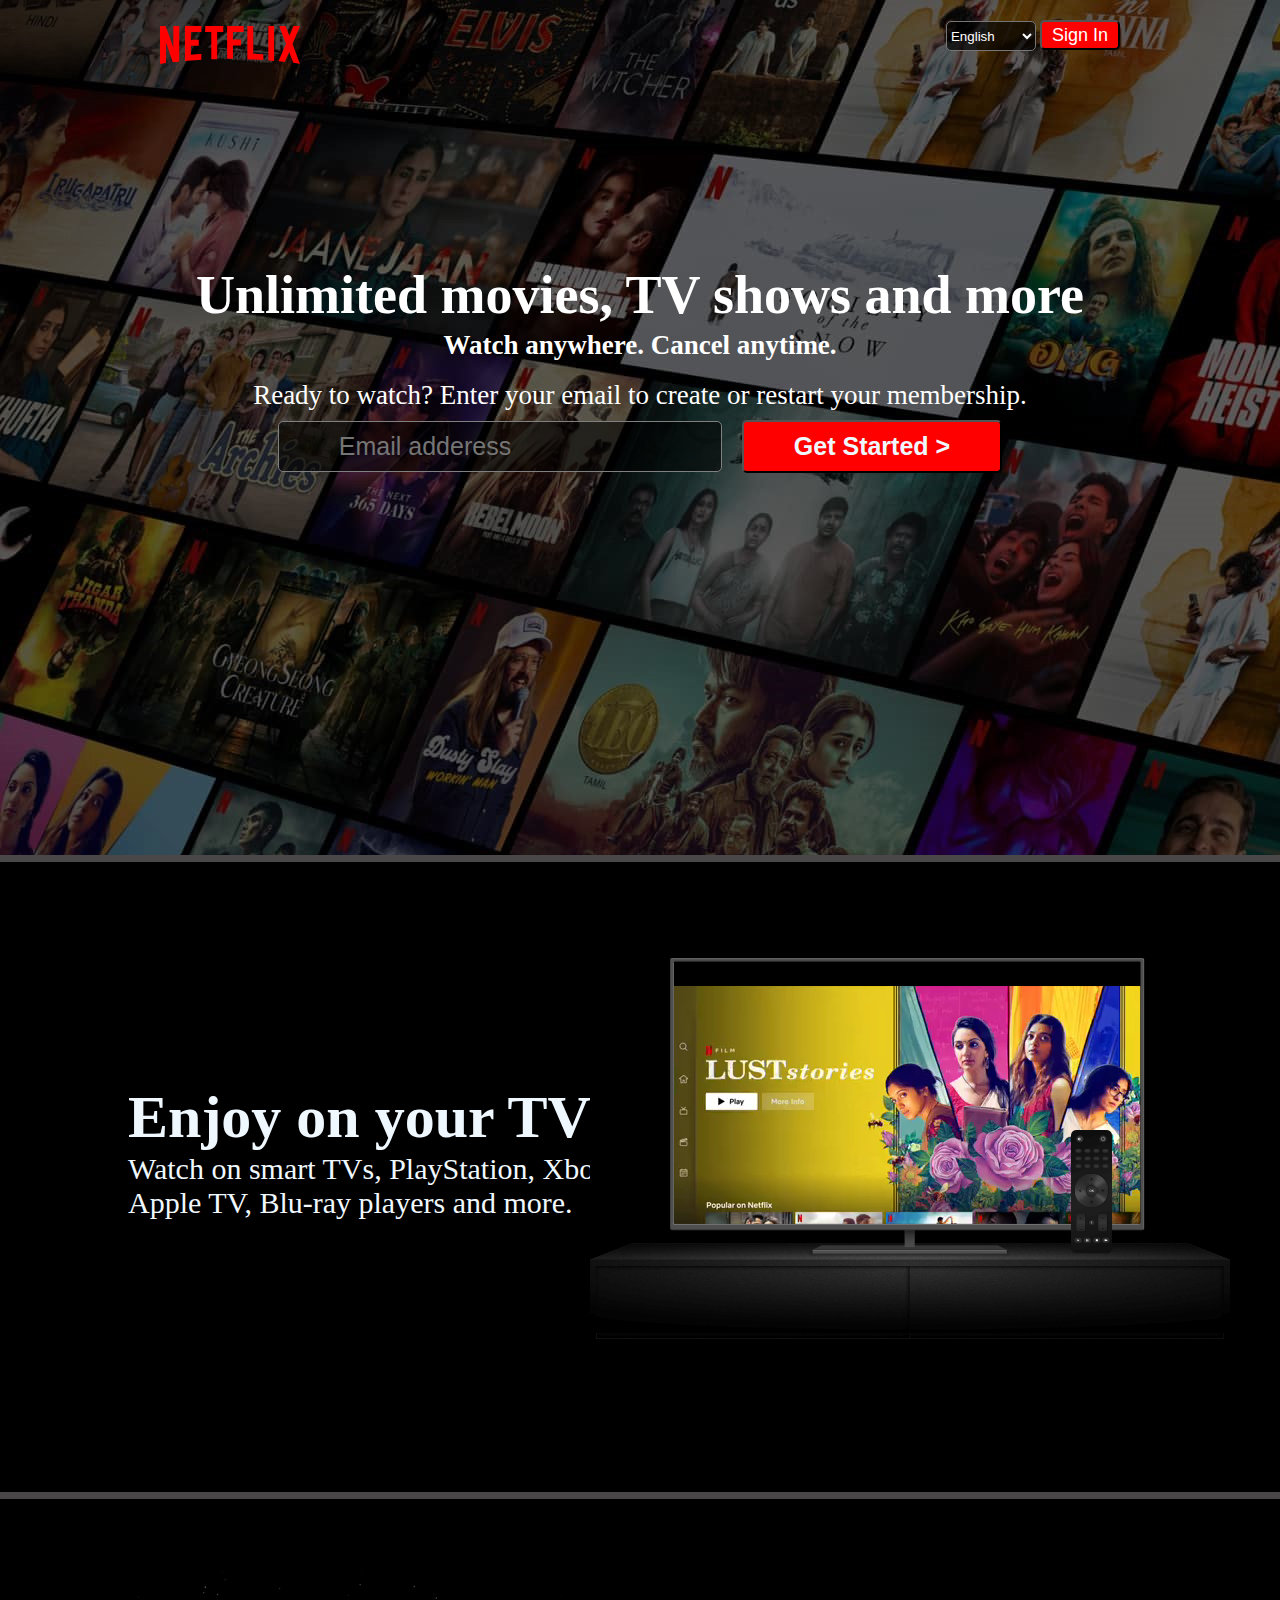
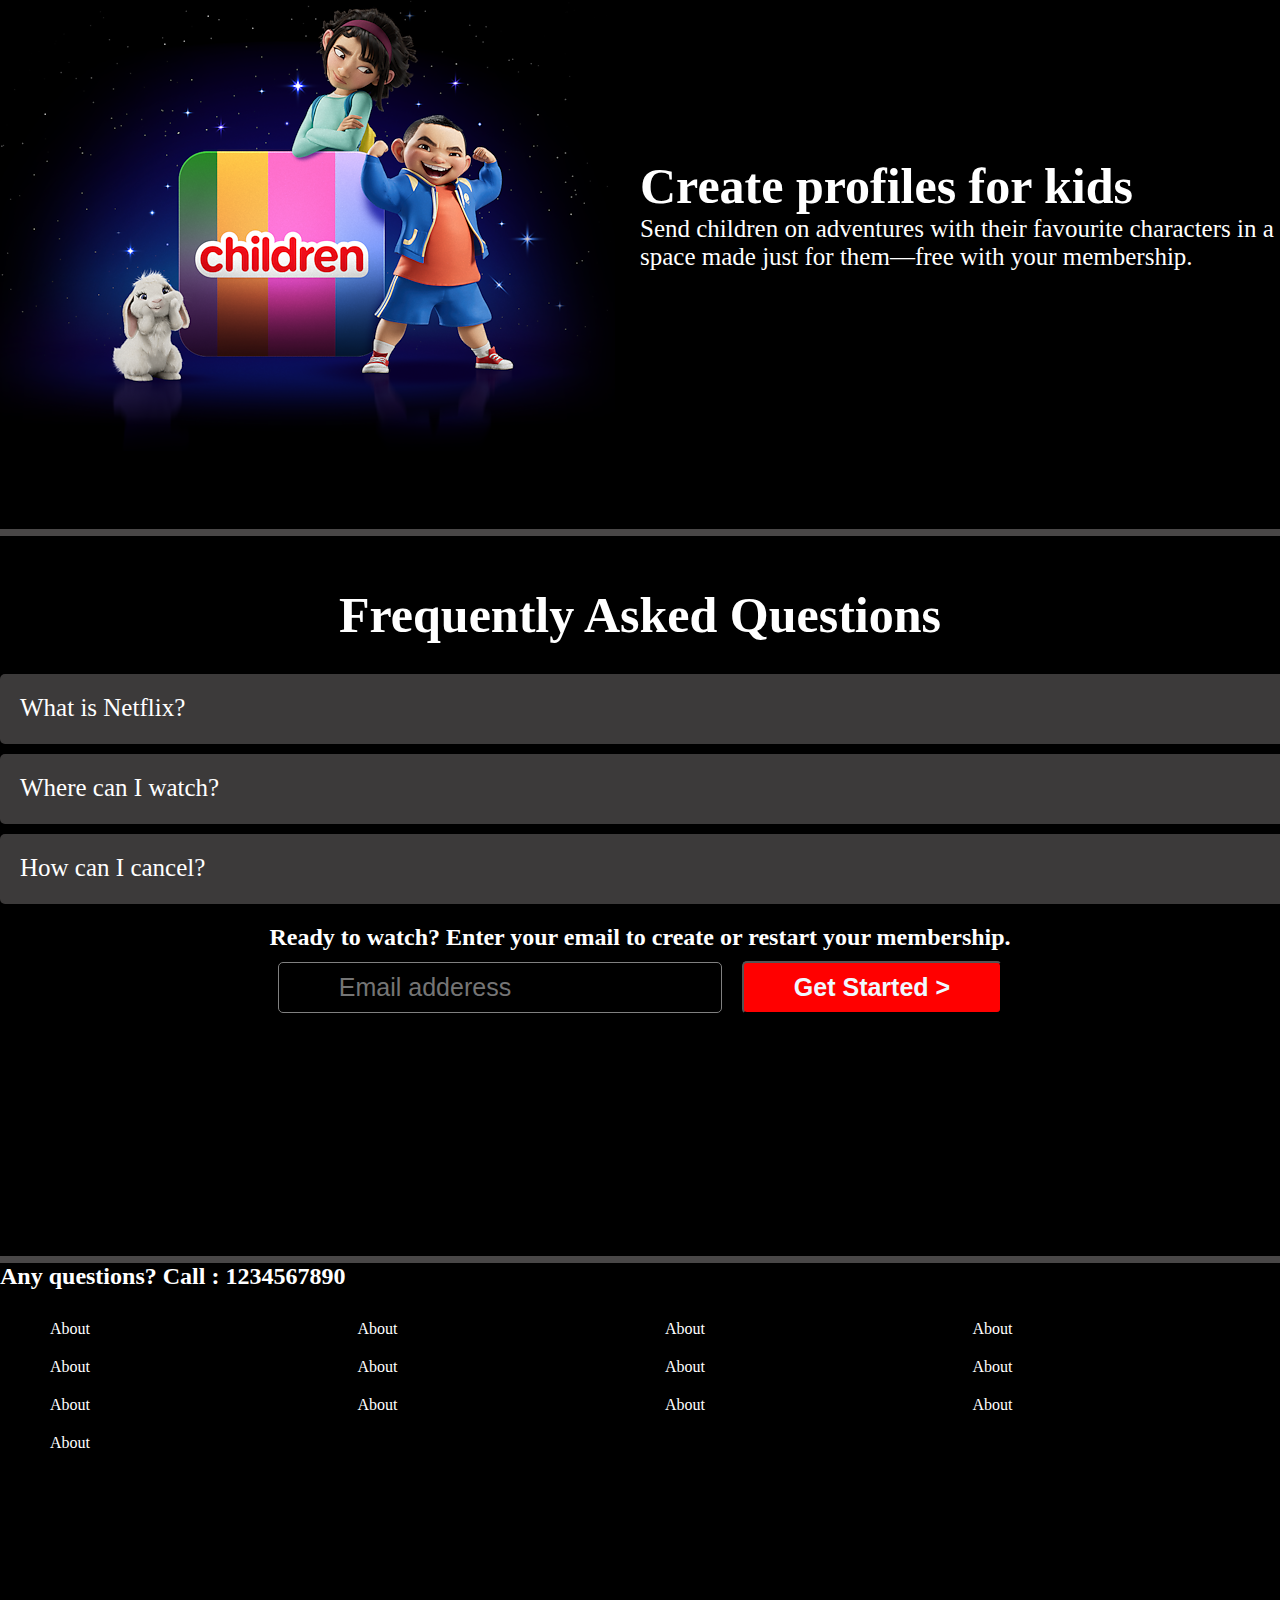
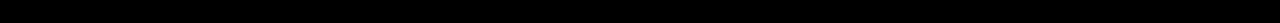
<file: index.html>
<!DOCTYPE html>
<html lang="en">

<head>
    <meta charset="UTF-8">
    <meta name="viewport" content="width=device-width, initial-scale=1.0">
    <title>Netflix India</title>
    <link rel="stylesheet" href="netflix_clone.css">
    <link rel="icon" type="image/x-icon" href="nficon2023.ico">
</head>

<body>
    <div class="main">
        <nav>
            <img height="50px" width="140px" src="logo.svg" alt="">
            <div>
                <select class="lang" name="lang" id="lang">
                    <option value="english">English</option>
                    <option value="hindi">Hindi</option>
                </select>
                <button class="sign"><a href="#">Sign In</a></button>
            </div>
        </nav> 

        <div class="content">
            <h1>Unlimited movies, TV shows and more</h1>
            <h4>Watch anywhere. Cancel anytime.</h4>
            <p>Ready to watch? Enter your email to create or restart your membership.</p>
        </div>
        <div class="belowcontent">
            <input class="email" type="email" placeholder="Email adderess">
            <button class="start">Get Started ></button>
        </div>
    </div>
    <div class="separation"></div>
    <div class="page2">

        <div class="content2">
            <h1> Enjoy on your TV</h1>
            <p>Watch on smart TVs, PlayStation, Xbox, Chromecast,</p>
            <p> Apple TV, Blu-ray players and more.</p>
        </div>
        <img class="tv" src="tv.png" alt="">
        <video class="video" autoplay muted src="tv video.m4v"></video>
    </div>
    <div class="separation"></div>
    <div class="page3">
        <div>
            <img src="children.png" alt="">
        </div>
        <div>
            <h1>Create profiles for kids</h1>
            <p>Send children on adventures with their favourite characters in a space made just for them—free with your
                membership.</p>
        </div>
    </div>
    <div class="separation"></div>
    <div class="faq">
        <h1>Frequently Asked Questions</h1>
        <div class="faqbox">What is Netflix?
            <svg style="filter: invert(1);" xmlns="http://www.w3.org/2000/svg" width="28" height="28"
                viewBox="0 0 24 24" fill="none" class="injected-svg" data-src="/icons/add-01-stroke-rounded.svg"
                xmlns:xlink="http://www.w3.org/1999/xlink" role="img" color="white">
                <path d="M12 4V20" stroke="#000000" stroke-width="1.5" stroke-linecap="round" stroke-linejoin="round">
                </path>
                <path d="M4 12H20" stroke="#000000" stroke-width="1.5" stroke-linecap="round" stroke-linejoin="round">
                </path>
            </svg>
        </div>
        <div class="faqbox">Where can I watch? <svg style="filter: invert(1);" xmlns="http://www.w3.org/2000/svg"
                width="28" height="28" viewBox="0 0 24 24" fill="none" class="injected-svg"
                data-src="/icons/add-01-stroke-rounded.svg" xmlns:xlink="http://www.w3.org/1999/xlink" role="img"
                color="white">
                <path d="M12 4V20" stroke="#000000" stroke-width="1.5" stroke-linecap="round" stroke-linejoin="round">
                </path>
                <path d="M4 12H20" stroke="#000000" stroke-width="1.5" stroke-linecap="round" stroke-linejoin="round">
                </path>
            </svg>
        </div>
        <div class="faqbox">How can I cancel? <svg style="filter: invert(1);" xmlns="http://www.w3.org/2000/svg"
                width="28" height="28" viewBox="0 0 24 24" fill="none" class="injected-svg"
                data-src="/icons/add-01-stroke-rounded.svg" xmlns:xlink="http://www.w3.org/1999/xlink" role="img"
                color="white">
                <path d="M12 4V20" stroke="#000000" stroke-width="1.5" stroke-linecap="round" stroke-linejoin="round">
                </path>
                <path d="M4 12H20" stroke="#000000" stroke-width="1.5" stroke-linecap="round" stroke-linejoin="round">
                </path>
            </svg>
        </div>
        <h2>Ready to watch? Enter your email to create or restart your membership.</h2>
        <div class="belowcontent1">
            <input class="email" type="email" placeholder="Email adderess">
            <button class="start">Get Started ></button>
        </div>
    </div>
    <div class="separation"></div>
    <footer>
        <h2 style="color: white;">Any questions? Call : 1234567890</h2>
        <div class="footer">
            <a href="">About</a>
            <a href="">About</a>
            <a href="">About</a>
            <a href="">About</a>
            <a href="">About</a>
            <a href="">About</a>
            <a href="">About</a>
            <a href="">About</a>
            <a href="">About</a>
            <a href="">About</a>
            <a href="">About</a>
            <a href="">About</a>
            <a href="">About</a>
        </div>
    </footer>
</body>

</html>
</file>
<file: netflix_clone.css>
* {
    margin: 0cm;
    padding: 0ch;
}

.main {
    width: 100%;
    height: 95vh;
    background-image: url("background.jpg");
}

nav {
    /* border: 2px solid white; */
    z-index: 10;
    padding: 20px;
    width: 75%;
    display: flex;
    margin: auto;
    justify-content: space-between;
}

.lang {
    height: 30px;
    border-radius: 5px;
    font-weight: 500;
    cursor: pointer;
    background-color: rgba(0, 0, 0, 0.678);
    color: white;
    width: 90px;
}

.sign {
    height: 30px;
    border-radius: 5px;
    padding: 0px 10px;
    background-color: red;
    color: white;
    font-size: large;
    cursor: pointer;
}

.content {
    color: white;
    display: flex;
    flex-direction: column;
    justify-content: center;
    align-items: center;
    font-size: 27px;
    line-height: 50px;
    transform: translateY(180px);
}

.belowcontent {
    display: flex;
    flex-direction: row;
    justify-content: center;
    align-items: center;
    gap: 20px;
    transform: translateY(180px);
}

.email {
    background-color: rgba(0, 0, 0, 0.589);
    padding: 10px 60px;
    font-size: 25px;
    border: 1px grey solid;
    border-radius: 5px;
    color: aliceblue;
}

.start {
    background-color: red;
    padding: 10px 50px;
    font-size: 25px;
    color: aliceblue;
    font-weight: 600;
    border-radius: 5px;
    cursor: pointer;
}

.separation {
    height: 7px;
    background-color: rgb(73, 71, 71);
}

.page2 {
    width: 100%;
    height: 70vh;
    background-color: black;
    display: flex;
    flex-direction: row;
    color: aliceblue;
}

.video {
    position: absolute;
    top: 109.5vh;
    right: 130px;

}

.tv {
    position: absolute;
    right: 50px;
    z-index: 10;
}

.content2 {
    position: relative;
    top: 35%;
    left: 10%;
    font-size: 30px;

}

.page3 {
    display: flex;
    flex-direction: row;
    background-color: black;
    color: white;
    font-size: 25px;
    justify-content: center;
    align-items: center;
    height: 70vh;
}

.faq {
    height: 80vh;
    background-color: black;
    color: white;
    margin: auto;
}

.faqbox {
    margin: auto;
    margin-bottom: 10px;
    height: 30px;
    width: 160vh;
    padding: 20px;
    background-color: rgb(60, 58, 58);
    border-radius: 5px;
    font-size: 25px;
}

.faq div:not(.belowcontent1) {
    display: flex;
    flex-direction: row;
    justify-content: space-between;
}

.faq h1 {
    font-size: 50px;
    text-align: center;
    padding-top: 50px;
    padding-bottom: 30px;
}

.belowcontent1 {
    display: flex;
    flex-direction: row;
    justify-content: center;
    align-items: center;
    gap: 20px;
}

.faq h2 {
    text-align: center;
    padding: 10px;
}

footer {
    height: 40vh;
    background-color: black;

}

.footer {
    display: grid;
    grid-template-columns: auto auto auto auto;
    margin-left: 50px;
    margin-top: 30px;
    row-gap: 20px;
}

.footer a {
    text-decoration: none;
    color: white;

}
a{
    text-decoration: none;
    color: white;
}
</file>
